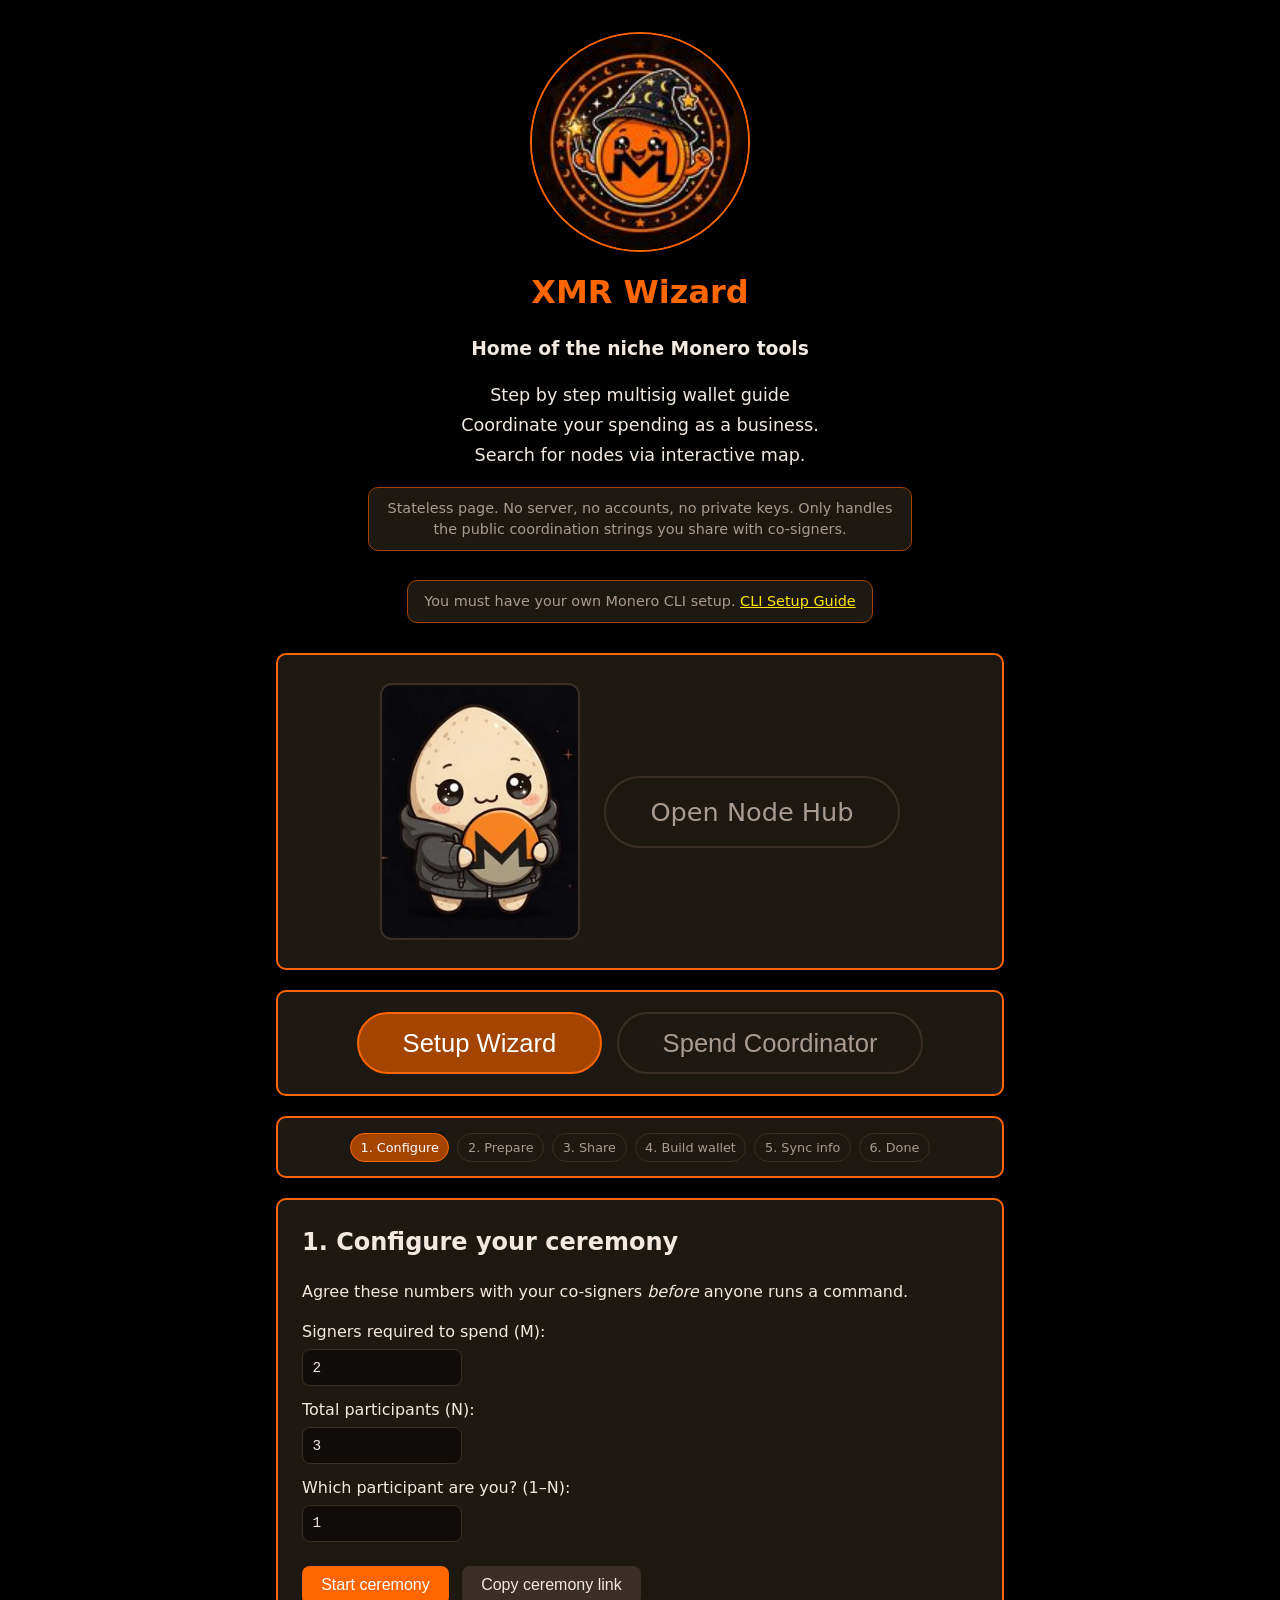
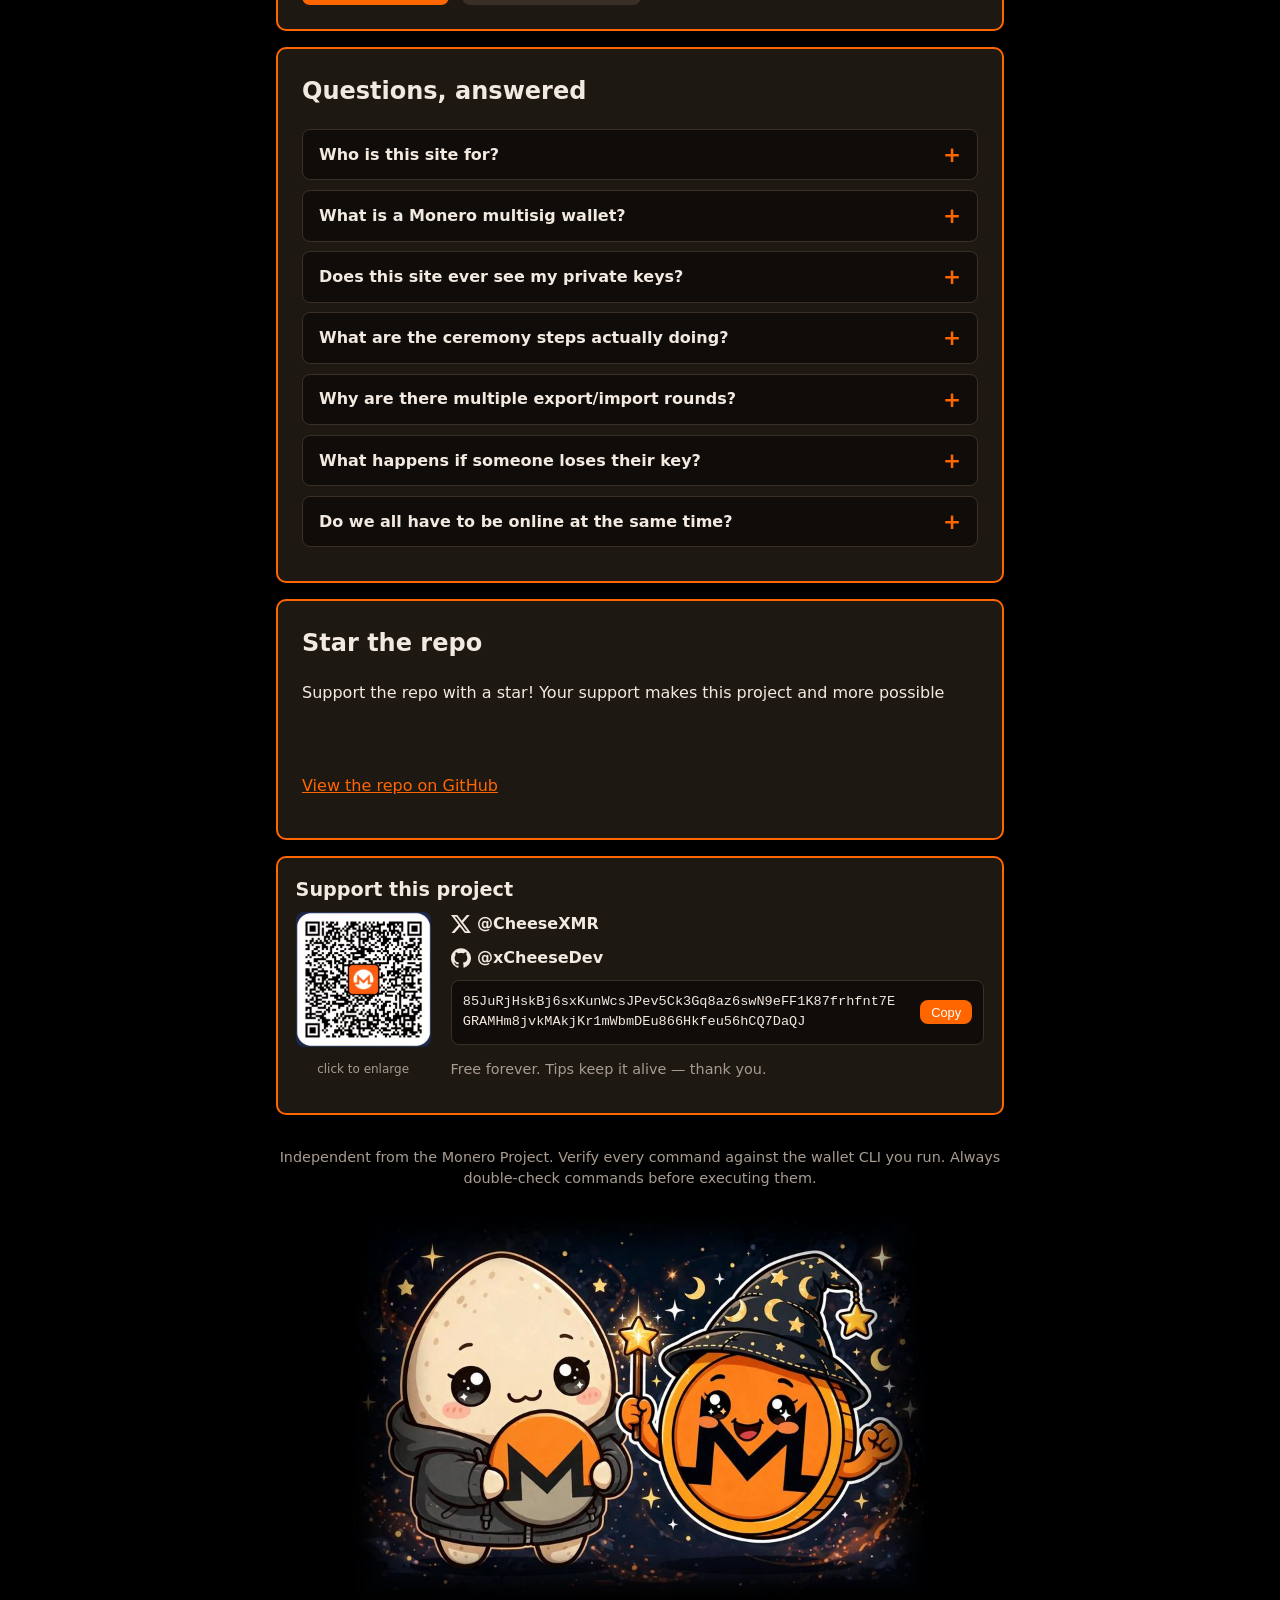
<file: index.html>
<!DOCTYPE html>
<html lang="en">
<head>
  <meta charset="UTF-8" />
  <meta name="viewport" content="width=device-width, initial-scale=1.0" />
  <title>XMR Wizard</title>
  <link rel="icon" href="data:image/svg+xml,%3Csvg%20xmlns%3D'http%3A%2F%2Fwww.w3.org%2F2000%2Fsvg'%20viewBox%3D'0%200%2064%2064'%3E%3Ccircle%20cx%3D'32'%20cy%3D'32'%20r%3D'30'%20fill%3D'%23ff6600'%2F%3E%3Ctext%20x%3D'32'%20y%3D'44'%20font-size%3D'36'%20text-anchor%3D'middle'%20fill%3D'%2314100c'%20font-family%3D'sans-serif'%20font-weight%3D'bold'%3EM%3C%2Ftext%3E%3C%2Fsvg%3E">
    <link rel="stylesheet" href="styles.css" />
</head>
<body>
  <header>
    <img class="site-logo" src="[data-uri]" alt="Monero Wizard logo">
    <h1>XMR Wizard</h1>
    <h3>Home of the niche Monero tools</h3>
    <p class="tagline">Step by step multisig wallet guide</p>
    <p class="tagline">Coordinate your spending as a business.</p>
    <p class="tagline">Search for nodes via interactive map.</p>
    <p class="safety-note">
      Stateless page. No server, no accounts, no private keys.
      Only handles the public coordination strings you share with co-signers.
    </p>
    <p class="safety-note">
      You must have your own Monero CLI setup.
      <a href="https://www.getmonero.org/resources/user-guides/monero-wallet-cli.html" target="_blank" rel="noopener">CLI Setup Guide</a>
    </p>
  </header>

  <div class="nodes-box">
    <img src="niblet.svg" alt="Niblet" class="nodes-group-mascot">
    <a class="nodes-link" href="nodes.html" aria-label="Open the Node Hub page">Open Node Hub</a>
  </div>

  <nav class="mode-tabs" aria-label="Hub">
    <button class="mode-tab active" data-mode="setup">Setup Wizard</button>
    <button class="mode-tab" data-mode="spend">Spend Coordinator</button>
  </nav>


  <nav id="progress" aria-label="Ceremony progress"></nav>
  <nav id="spend-progress" aria-label="Spend progress" hidden></nav>

  <main>
    <!-- Step 0: configuration -->
    <section id="step-setup" class="panel">
      <h2>1. Configure your ceremony</h2>
      <p>Agree these numbers with your co-signers <em>before</em> anyone runs a command.</p>
      <label>
        Signers required to spend (M):
        <input id="cfg-threshold" type="number" min="1" value="2" />
      </label>
      <label>
        Total participants (N):
        <input id="cfg-participants" type="number" min="2" value="3" />
      </label>
      <label>
        Which participant are you? (1&ndash;N):
        <input id="cfg-me" type="number" min="1" value="1" />
      </label>
      <p id="setup-error" class="error" hidden></p>
      <button id="btn-start">Start ceremony</button>
      <button id="btn-ceremony-link" class="secondary">Copy ceremony link</button>
      <p id="ceremony-link-note" class="muted" hidden></p>
    </section>

    <!-- Step 1: prepare_multisig -->
    <section id="step-prepare" class="panel" hidden>
      <h2>2. Prepare your multisig info</h2>
      <p>In <code>monero-wallet-cli</code>, run:</p>
      <div class="command"><code>prepare_multisig</code><button class="copy" data-copy="prepare_multisig">Copy</button></div>
      <p>Paste the <code>MultisigV1...</code> output below:</p>
      <textarea id="prepare-output" rows="4" placeholder="MultisigV1..."></textarea>
      <p id="prepare-error" class="error" hidden></p>
      <button id="btn-prepare-next">Validate &amp; continue</button>
      <button class="back" data-back="setup">Back</button>
    </section>

    <!-- Step 2: share your string -->
    <section id="step-share" class="panel" hidden>
      <h2>3. Share your string</h2>
      <p>Send this to every other participant (chat, QR, whatever you agree on):</p>
      <div class="share-box">
        <code id="my-string"></code>
        <button class="copy" id="btn-copy-mine">Copy</button>
      </div>
      <div id="qr-slot" class="qr-slot"></div>
      <button id="btn-share-next">I've shared it — continue</button>
      <button class="back" data-back="prepare">Back</button>
    </section>

    <!-- Step 3: collect others + make_multisig -->
    <section id="step-make" class="panel" hidden>
      <h2>4. Build the shared wallet</h2>
      <p>Paste the <code>MultisigV1...</code> strings you received from the other participants:</p>
      <div id="peer-strings"></div>
      <p id="make-error" class="error" hidden></p>
      <button id="btn-make-cmd">Generate my command</button>
      <div id="make-command-wrap" hidden>
        <p>Run this in <code>monero-wallet-cli</code>:</p>
        <div class="command"><code id="make-command"></code><button class="copy" id="btn-copy-make">Copy</button></div>
        <button id="btn-make-next">Done — continue</button>
        <button class="back" data-back="share">Back</button>
      </div>
    </section>

    <!-- Step 4: export/import rounds -->
    <section id="step-rounds" class="panel" hidden>
      <h2>5. Sync multisig info <span id="round-label" class="muted"></span></h2>
      <p>Run <code>export_multisig_info</code>, paste the output, share it, then collect everyone else's:</p>
      <div class="command"><code>export_multisig_info</code><button class="copy" data-copy="export_multisig_info">Copy</button></div>
      <label>Your exported info:
        <textarea id="round-mine" rows="3" placeholder="paste export_multisig_info output"></textarea>
      </label>
      <div id="round-peers"></div>
      <p id="round-error" class="error" hidden></p>
      <button id="btn-round-cmd">Generate import command</button>
      <div id="round-command-wrap" hidden>
        <p>Run this in <code>monero-wallet-cli</code>:</p>
        <div class="command"><code id="round-command"></code><button class="copy" id="btn-copy-round">Copy</button></div>
        <p>Did the wallet say the multisig setup is <strong>complete</strong> (no more rounds needed)?</p>
        <button id="btn-round-yes">Yes — wallet is ready</button>
        <button class="back" data-back="make">Back</button>
        <button id="btn-round-no" class="secondary">No — another round needed</button>
      </div>
    </section>

    <!-- Step 5: done -->
    <section id="step-done" class="panel" hidden>
      <h2>Ceremony complete</h2>
      <p>Your <span id="done-summary"></span> multisig wallet is ready.</p>
      <h3>Final safety check</h3>
      <p>Every participant runs <code>address</code> in their own wallet CLI and pastes the result below. All addresses must be identical &mdash; if any differ, do not use this wallet.</p>
      <div id="verify-inputs"></div>
      <button id="btn-verify">Check addresses</button>
      <p id="verify-result" class="verify-result" hidden></p>
      <h3>Spending later</h3>
      <ol>
        <li>One participant creates the transaction normally, then exports it with <code>sign_multisig</code>.</li>
        <li>Other signers load it and add signatures with <code>sign_multisig</code>.</li>
        <li>Once enough signatures are collected, anyone broadcasts with <code>submit_multisig</code>.</li>
      </ol>
      <p class="muted">This page doesn't save your ceremony &mdash; every visit starts fresh. Only your spend history is kept in this browser, and you can clear it from the Spend tab.</p>
      <button id="btn-reset" class="secondary">Reset wizard</button>
    </section>

    <!-- Spend flow scaffold -->
    <section id="spend-intro" class="panel spend-panel" hidden>
      <h2>Spend from your multisig</h2>
      <p>Coordinate a spend across your signers. One person proposes the transaction, each signer adds a signature with <code>sign_multisig</code>, and anyone broadcasts it once enough signatures are collected.</p>
      <label>
        Signatures required (M):
        <input id="spend-threshold" type="number" min="1" value="2" />
      </label>
      <label>
        Total signers (N):
        <input id="spend-signers" type="number" min="2" value="3" />
      </label>
      <p id="spend-setup-error" class="error" hidden></p>
      <button id="btn-spend-start">Start spend flow</button>
      <h3>Past spends</h3>
      <div id="spend-history">
        <p id="spend-history-empty" class="muted">No spends recorded yet on this device.</p>
        <ul id="spend-history-list" hidden></ul>
        <button id="btn-clear-history" class="secondary" hidden>Clear history</button>
      </div>
      <button class="back" data-spend-back="wizard">Back to setup</button>
    </section>

    <section id="spend-propose" class="panel spend-panel" hidden>
      <h2>1. Propose the transaction</h2>
      <p>One participant creates the transaction in <code>monero-wallet-cli</code>, then adds the first signature:</p>
      <label>
        Amount (XMR):
        <input id="spend-amount" type="text" inputmode="decimal" placeholder="0.5" autocomplete="off" />
      </label>
      <label>
        Destination address (optional):
        <input id="spend-address" type="text" class="addr-input" placeholder="4&hellip;" autocomplete="off" spellcheck="false" />
      </label>
      <p id="propose-error" class="error" hidden></p>
      <div class="command"><code>transfer &lt;address&gt; &lt;amount&gt;</code><button class="copy" data-copy="transfer <address> <amount>">Copy</button></div>
      <div class="command"><code>sign_multisig multisig_tx</code><button class="copy" data-copy="sign_multisig multisig_tx">Copy</button></div>
      <p>Share the resulting transaction file with the next signer (chat, USB stick, QR &mdash; whatever your group agreed on).</p>
      <button id="btn-propose-next">Signed &amp; shared &mdash; continue</button>
      <button class="back" data-spend-back="intro">Back</button>
    </section>

    <section id="spend-sign" class="panel spend-panel" hidden>
      <h2>2. Collect signatures</h2>
      <p>Signatures collected: <strong><span id="spend-count">1</span> / <span id="spend-need">2</span></strong></p>
      <p>Current signer: load the transaction file and run:</p>
      <div class="command"><code>sign_multisig multisig_tx</code><button class="copy" data-copy="sign_multisig multisig_tx">Copy</button></div>
      <p>Then pass the file to the next signer.</p>
      <button id="btn-signer-signed">This signer is done &mdash; next</button>
      <button class="back" data-spend-back="propose">Back</button>
    </section>

    <section id="spend-broadcast" class="panel spend-panel" hidden>
      <h2>3. Broadcast</h2>
      <p>Enough signatures collected. Anyone can broadcast the transaction:</p>
      <div class="command"><code>submit_multisig multisig_tx</code><button class="copy" data-copy="submit_multisig multisig_tx">Copy</button></div>
      <button id="btn-broadcast-done">Broadcast done</button>
      <button class="back" data-spend-back="sign">Back</button>
    </section>

    <section id="spend-done" class="panel spend-panel" hidden>
      <h2>Spend complete</h2>
      <p>The transaction has been broadcast to the Monero network.</p>
      <button id="btn-spend-again" class="secondary">Plan another spend</button>
      <button class="back" data-spend-back="wizard">Back to setup</button>
    </section>


  </main>

  <section id="faq-setup" class="panel">
    <h2>Questions, answered</h2>
    <details class="qa-item">
      <summary>Who is this site for?</summary>
      <div class="qa-answer"><div>
        <p>This site is for anyone who wants to share control of Monero &mdash; digital cash &mdash; with other people, so no single person can spend it alone. Think business partners protecting a shared treasury, friends pooling money, or a family setting things up so two people must agree before anything moves.</p>
        <p>Normally that setup means everyone wrestling with terminal commands and passing long codes around in exactly the right order, where one typo ruins the whole thing. This site walks the entire group through it step by step: it tells each person what to type, checks the codes they paste in, and keeps track of whose turn it is until every wallet agrees the setup is complete. It never sees anyone&rsquo;s private keys &mdash; only the public codes people share with each other.</p>
      </div></div>
    </details>
    <details class="qa-item">
      <summary>What is a Monero multisig wallet?</summary>
      <div class="qa-answer"><div>
        <p>It's a wallet that needs M out of N people to agree before any funds move — for example, 2-of-3 means any two of the three participants must sign. No single person can spend alone, and the wallet survives lost keys as long as enough participants remain.</p>
      </div></div>
    </details>
    <details class="qa-item">
      <summary>Does this site ever see my private keys?</summary>
      <div class="qa-answer"><div>
        <p>Never. This page is stateless: everything secret happens inside monero-wallet-cli on your own computer. The only things you paste here are the public coordination strings you were going to share with your co-signers anyway.</p>
      </div></div>
    </details>
    <details class="qa-item">
      <summary>What are the ceremony steps actually doing?</summary>
      <div class="qa-answer"><div>
        <p>prepare_multisig creates your personal shareable string; make_multisig combines everyone's strings into the shared wallet; the export/import rounds sync wallet data between participants until every wallet reports the setup is complete.</p>
      </div></div>
    </details>
    <details class="qa-item">
      <summary>Why are there multiple export/import rounds?</summary>
      <div class="qa-answer"><div>
        <p>Each round folds another participant's wallet info into everyone else's. Your wallet tells you when it's done — if it still asks for another round, there's info it hasn't absorbed yet.</p>
      </div></div>
    </details>
    <details class="qa-item">
      <summary>What happens if someone loses their key?</summary>
      <div class="qa-answer"><div>
        <p>That's exactly what M-of-N protects against: as long as at least M participants still have working keys, the funds can be spent. Pick M to survive the losses you realistically expect.</p>
      </div></div>
    </details>
    <details class="qa-item">
      <summary>Do we all have to be online at the same time?</summary>
      <div class="qa-answer"><div>
        <p>No — the ceremony is turn-based. Each person runs their command and shares their string whenever suits them (chat, email, QR code), and the group moves to the next step once everyone's pieces are in.</p>
      </div></div>
    </details>
  </section>

  <section id="faq-spend" class="panel" hidden>
    <h2>Questions, answered</h2>
    <details class="qa-item">
      <summary>Who is the spend coordinator for?</summary>
      <div class="qa-answer"><div>
        <p>Anyone who needs to move funds out of a multisig wallet. One person proposes the transaction, each required signer adds their signature, and anyone broadcasts it once enough signatures are collected — this page keeps the whole group in step.</p>
      </div></div>
    </details>
    <details class="qa-item">
      <summary>Do all signers have to be online at the same time?</summary>
      <div class="qa-answer"><div>
        <p>No — spending is turn-based, just like setup. Each signer runs their command and passes the transaction file along whenever suits them.</p>
      </div></div>
    </details>
    <details class="qa-item">
      <summary>What if one signer is unavailable?</summary>
      <div class="qa-answer"><div>
        <p>That’s what the threshold is for. In a 2-of-3 wallet, if one signer is away, the other two can still complete the spend — just skip the missing signer and pass the file to the next one.</p>
      </div></div>
    </details>
    <details class="qa-item">
      <summary>Does this site see my transaction or private keys?</summary>
      <div class="qa-answer"><div>
        <p>Never. Everything secret happens inside monero-wallet-cli on each signer’s own computer. This page only coordinates the order of steps and counts signatures.</p>
      </div></div>
    </details>
    <details class="qa-item">
      <summary>Does the signing order matter?</summary>
      <div class="qa-answer"><div>
        <p>The proposer always goes first, since they create the transaction. After that, the remaining signers can sign in any order your group agrees on.</p>
      </div></div>
    </details>
    <details class="qa-item">
      <summary>What happens after I broadcast?</summary>
      <div class="qa-answer"><div>
        <p>The transaction is submitted to the Monero network, and once it confirms, the funds have moved. Hit ‘Plan another spend’ to coordinate the next one.</p>
      </div></div>
    </details>
  </section>

  <section class="panel">
    <h2>Star the repo</h2>
    <p>Support the repo with a star! Your support makes this project and more possible</p>
    <p><iframe src="https://ghbtns.com/github-btn.html?user=xCheeseDev&repo=xmr-wizard&type=star&count=true&size=large" frameborder="0" scrolling="0" width="170" height="30" title="Star xCheeseDev/xmr-wizard on GitHub"></iframe></p>
    <p><a class="orange-link" href="https://github.com/xCheeseDev/xmr-wizard" target="_blank" rel="noopener noreferrer">View the repo on GitHub</a></p>
  </section>

  <section id="donate" class="panel donate-box">
    <h2>Support this project</h2>
    <div class="donate-inner">
      <div class="qr-wrap">
        <img id="donate-qr" src="[data-uri]" alt="Monero donation QR code" />
        <p class="qr-hint">click to enlarge</p>
      </div>
      <div class="donate-side">
        <div class="donate-id">
          <span class="donate-handle">
            <svg class="logo" viewBox="0 0 24 24" aria-hidden="true"><path d="M18.901 1.153h3.68l-8.04 9.19L24 22.846h-7.406l-5.8-7.584-6.638 7.584H.474l8.6-9.83L0 1.154h7.594l5.243 6.932ZM17.61 20.644h2.039L6.486 3.24H4.298Z"/></svg>
            <a href="https://x.com/CheeseXMR" target="_blank" rel="noopener">@CheeseXMR</a>
          </span>
        </div>
        <div class="donate-id">
          <span class="donate-handle">
            <svg class="logo" viewBox="0 0 24 24" aria-hidden="true"><path d="M12 .297c-6.63 0-12 5.373-12 12 0 5.303 3.438 9.8 8.205 11.385.6.113.82-.258.82-.577 0-.285-.01-1.04-.015-2.04-3.338.724-4.042-1.61-4.042-1.61C4.422 18.07 3.633 17.7 3.633 17.7c-1.087-.744.084-.729.084-.729 1.205.084 1.838 1.236 1.838 1.236 1.07 1.835 2.809 1.305 3.495.998.108-.776.417-1.305.76-1.605-2.665-.3-5.466-1.332-5.466-5.93 0-1.31.465-2.38 1.235-3.22-.135-.303-.54-1.523.105-3.176 0 0 1.005-.322 3.3 1.23.96-.267 1.98-.399 3-.405 1.02.006 2.04.138 3 .405 2.28-1.552 3.285-1.23 3.285-1.23.645 1.653.24 2.873.12 3.176.765.84 1.23 1.91 1.23 3.22 0 4.61-2.805 5.625-5.475 5.92.42.36.81 1.096.81 2.22 0 1.606-.015 2.896-.015 3.286 0 .315.21.69.825.57C20.565 22.092 24 17.592 24 12.297c0-6.627-5.373-12-12-12"/></svg>
            <a href="https://github.com/xCheeseDev" target="_blank" rel="noopener">@xCheeseDev</a>
          </span>
        </div>
        <div class="share-box donate-addr">
          <code id="donate-address"></code>
          <button class="copy">Copy</button>
        </div>
        <p class="muted">Free forever. Tips keep it alive — thank you.</p>
      </div>
    </div>
  </section>

  <footer>
    <p class="muted">Independent from the Monero Project. Verify every command against the wallet CLI you run. Always double-check commands before executing them.</p>
  </footer>

  <script src="qrcode.min.js"></script>
  <script src="app.js"></script>
  <p align="center"><img src="niblet-wizard.svg" alt="Niblet and the XMR Wizard" height="400"></p>
</body>
</html>
</file>
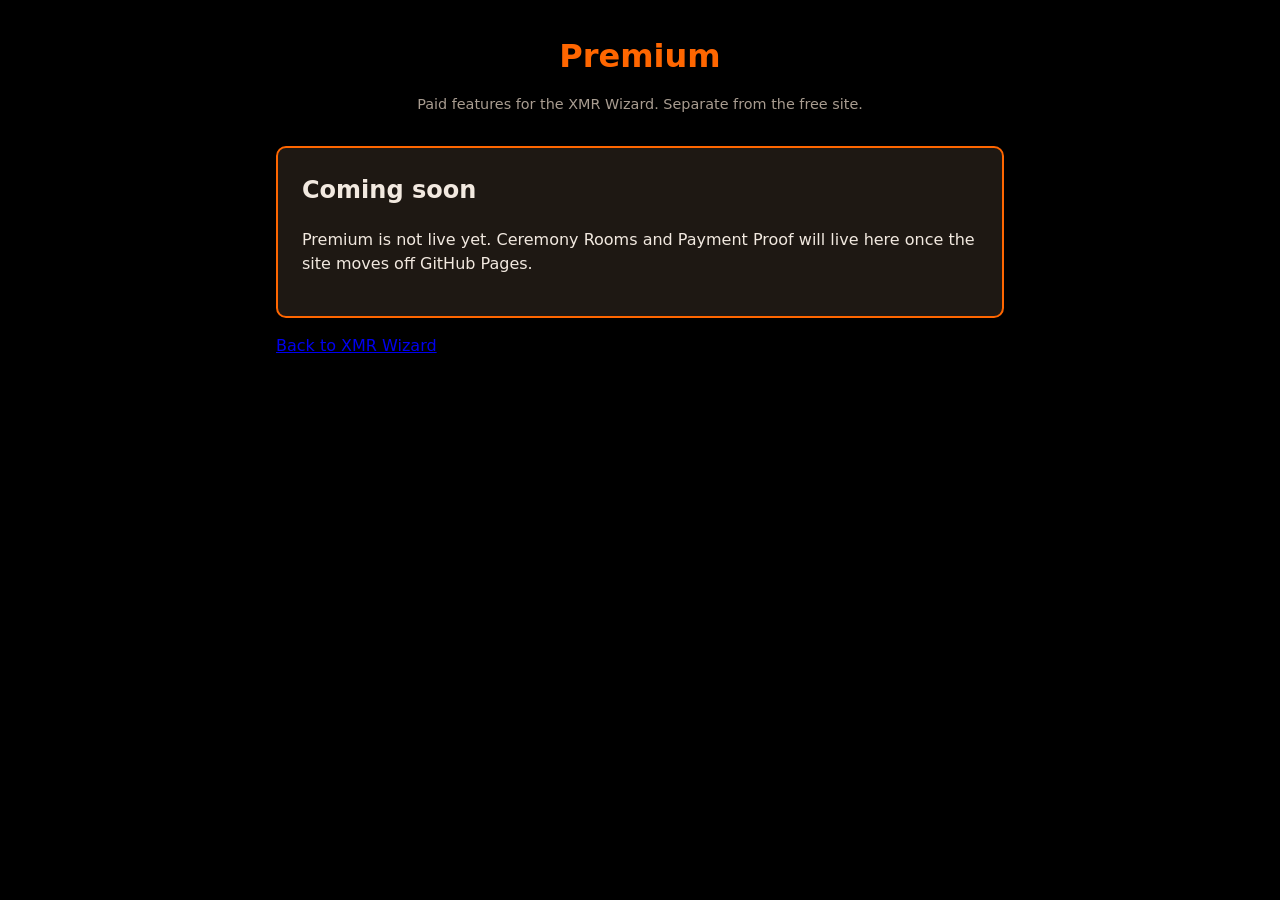
<file: premium.html>
<!DOCTYPE html>
<html lang="en">
<head>
  <meta charset="UTF-8" />
  <meta name="viewport" content="width=device-width, initial-scale=1.0" />
  <title>Premium — XMR Wizard</title>
  <link rel="icon" href="data:image/svg+xml,%3Csvg%20xmlns%3D'http%3A%2F%2Fwww.w3.org%2F2000%2Fsvg'%20viewBox%3D'0%200%2064%2064'%3E%3Ccircle%20cx%3D'32'%20cy%3D'32'%20r%3D'30'%20fill%3D'%23ff6600'%2F%3E%3Ctext%20x%3D'32'%20y%3D'44'%20font-size%3D'36'%20text-anchor%3D'middle'%20fill%3D'%2314100c'%20font-family%3D'sans-serif'%20font-weight%3D'bold'%3EM%3C%2Ftext%3E%3C%2Fsvg%3E">
  <link rel="stylesheet" href="styles.css" />
  <link rel="stylesheet" href="premium.css" />
</head>
<body>
  <header class="premium-header">
    <h1>Premium</h1>
    <p class="muted">Paid features for the XMR Wizard. Separate from the free site.</p>
  </header>
  <main>
    <section id="premiumComingSoon" class="panel">
      <h2>Coming soon</h2>
      <p>Premium is not live yet. Ceremony Rooms and Payment Proof will live here once the site moves off GitHub Pages.</p>
    </section>
    <div id="premiumApp" hidden>
      <div class="premium-tabs" role="tablist">
        <button class="premium-tab active" data-premium-tab="rooms">Ceremony Rooms</button>
        <button class="premium-tab" data-premium-tab="proof">Payment Proof</button>
      </div>
      <section id="roomsPanel" class="panel">
        <h2>Ceremony Rooms</h2>
        <p class="muted">A private room keeps your group&apos;s multisig ceremony on track across days: it holds only the public coordination strings, validates each paste, and shows whose turn it is. No keys ever touch it.</p>
        <h3>Create a room</h3>
        <div class="field-row">
          <label>M (signatures needed) <input id="roomM" type="number" min="1" value="2"></label>
          <label>N (participants) <input id="roomN" type="number" min="1" value="3"></label>
          <button id="createRoomBtn">Create room</button>
        </div>
        <p id="roomStatus" class="status"></p>
        <div id="roomPay" hidden>
          <p>Pay this address to open the room:</p>
          <div class="command"><code id="roomPayAddr"></code><button class="copy" id="roomPayCopy">Copy</button></div>
          <p>Amount: <strong id="roomPayAmount"></strong></p>
          <p>Room code: <strong id="roomCodeNew"></strong></p>
        </div>
        <h3>Join a room</h3>
        <div class="field-row">
          <label>Room code <input id="roomCode" type="text" autocomplete="off" spellcheck="false"></label>
          <button id="joinRoomBtn">Join room</button>
        </div>
        <div id="roomView" hidden>
          <p>Room <strong><span id="roomCodeOut"></span></strong></p>
          <div id="roomParticipants"></div>
          <p id="roomTurn" class="status"></p>
          <label>Paste your coordination string <textarea id="roomPaste" autocomplete="off" spellcheck="false"></textarea></label>
          <button id="roomValidateBtn">Validate + submit</button>
          <p id="roomPasteStatus" class="status"></p>
        </div>
      </section>
      <section id="proofPanel" class="panel" hidden>
        <h2>Payment Proof</h2>
        <p class="muted">Prove an XMR payment happened. Paste the transaction ID, the transaction key, and the recipient address. The backend checks it against a node and returns a receipt.</p>
        <label>Transaction ID <input id="proofTxid" type="text" autocomplete="off" spellcheck="false"></label>
        <label>Transaction key <input id="proofTxKey" type="text" autocomplete="off" spellcheck="false"></label>
        <label>Recipient address <input id="proofAddress" type="text" autocomplete="off" spellcheck="false"></label>
        <button id="verifyProofBtn">Verify payment</button>
        <div id="proofResult"></div>
        <p id="proofStatus" class="status"></p>
      </section>
    </div>
  </main>
  <p class="premium-back"><a href="index.html">Back to XMR Wizard</a></p>
  <script src="premium.js"></script>
</body>
</html>
</file>
<file: styles.css>
:root {
  --bg: #000;
  --panel: #1e1813;
  --text: #f2e9e0;
  --muted: #a89c90;
  --accent: #ff6600; /* monero orange */
  --accent-dim: #a34400;
  --danger: #ff5252;
  --radius: 10px;
}

* { box-sizing: border-box; }

body {
  margin: 0;
  background: var(--bg);
  color: var(--text);
  font-family: system-ui, -apple-system, "Segoe UI", sans-serif;
  line-height: 1.5;
  padding: 0 1rem 3rem;
  max-width: 760px;
  margin-left: auto;
  margin-right: auto;
}

header { text-align: center; padding: 2rem 0 1rem; }
header h1 { margin: 0; color: var(--accent); }
.tagline { margin: 0.25rem 0; font-size: 1.1rem; }
.safety-note {
  display: inline-block;
  background: var(--panel);
  border: 1px solid var(--accent-dim);
  border-radius: var(--radius);
  padding: 0.6rem 1rem;
  font-size: 0.9rem;
  color: var(--muted);
  max-width: 34rem;
}

#progress, #spend-progress {
  display: flex;
  flex-wrap: wrap;
  gap: 0.5rem;
  justify-content: center;
  margin: 0 0 1.25rem;
  padding: 0.9rem;
  background: var(--panel);
  border: 2px solid var(--accent);
  border-radius: var(--radius);
}
.pstep {
  font-size: 0.8rem;
  padding: 0.25rem 0.6rem;
  border-radius: 999px;
  background: var(--panel);
  color: var(--muted);
  border: 1px solid #3a2f26;
}
.pstep.done { color: var(--accent); border-color: var(--accent-dim); }
.pstep.current { color: #fff; background: var(--accent-dim); border-color: var(--accent); }

.panel {
  background: var(--panel);
  border: 2px solid var(--accent);
  border-radius: var(--radius);
  padding: 1.5rem;
  margin-bottom: 1rem;
}
.panel h2 { margin-top: 0; }
.panel h3 { margin-bottom: 0.25rem; }

label { display: block; margin: 0.75rem 0; }
input[type="number"], textarea {
  display: block;
  width: 100%;
  margin-top: 0.3rem;
  padding: 0.6rem;
  border-radius: 8px;
  border: 1px solid #3a2f26;
  background: #100c09;
  color: var(--text);
  font-family: ui-monospace, monospace;
  font-size: 0.9rem;
}
input[type="number"] { max-width: 10rem; }

button {
  background: var(--accent);
  color: #fff;
  border: none;
  border-radius: 8px;
  padding: 0.65rem 1.2rem;
  font-size: 1rem;
  cursor: pointer;
  margin-top: 0.75rem;
}
button:hover { background: #ff7a1f; }
button.secondary { background: #3a2f26; color: var(--text); }
button.secondary:hover { background: #4a3c30; }
button.copy {
  padding: 0.3rem 0.7rem;
  font-size: 0.8rem;
  margin: 0 0 0 0.6rem;
  flex-shrink: 0;
}

.command, .share-box {
  display: flex;
  align-items: center;
  justify-content: space-between;
  gap: 0.5rem;
  background: #100c09;
  border: 1px solid #3a2f26;
  border-radius: 8px;
  padding: 0.7rem;
  margin: 0.75rem 0;
  overflow-wrap: anywhere;
}
.command code, .share-box code {
  font-family: ui-monospace, monospace;
  font-size: 0.85rem;
  overflow-wrap: anywhere;
  word-break: break-all;
}

.qr-slot {
  border: 1px dashed #3a2f26;
  border-radius: 8px;
  padding: 1rem;
  text-align: center;
  margin: 0.75rem 0;
}

.error { color: var(--danger); font-size: 0.9rem; }
.muted { color: var(--muted); font-size: 0.9rem; }

ol { padding-left: 1.25rem; }
ol li { margin-bottom: 0.4rem; }

footer { text-align: center; margin-top: 2rem; }

/* ---- donate box ---- */
.donate-box { border: 2px solid var(--accent); padding: 1.1rem; }
.donate-box h2 { margin-top: 0; margin-bottom: 0.5rem; font-size: 1.2rem; }
.donate-inner { display: flex; gap: 1.25rem; align-items: flex-start; }
#donate-qr {
  width: 135px; height: 135px; border-radius: 8px;
  flex-shrink: 0; object-fit: cover;
}
.donate-side { flex: 1; min-width: 0; }
.donate-id { display: flex; align-items: center; gap: 0.6rem; margin-bottom: 0.6rem; }
.donate-handle { display: inline-flex; align-items: center; gap: 0.4rem; font-weight: 600; }
.logo { width: 20px; height: 20px; fill: var(--text); }
.donate-addr { margin: 0.5rem 0; }
@media (max-width: 560px) {
  .donate-inner { flex-direction: column; align-items: center; text-align: center; }
  .donate-id { justify-content: center; }
}

/* ---- Q&A accordion ---- */
.qa-item { border: 1px solid #3a2f26; border-radius: 8px; margin-bottom: 0.6rem; background: #100c09; }
.qa-item summary { cursor: pointer; padding: 0.8rem 1rem; font-weight: 600; list-style: none; display: flex; align-items: center; justify-content: space-between; gap: 0.75rem; }
.qa-item summary::-webkit-details-marker { display: none; }
.qa-item summary::after { content: "+"; color: var(--accent); font-size: 1.35rem; line-height: 1; flex-shrink: 0; transition: transform 0.2s ease; }
.qa-item[open] summary::after { transform: rotate(45deg); }
.qa-answer { display: grid; grid-template-rows: 0fr; transition: grid-template-rows 0.25s ease; }
.qa-item[open] .qa-answer { grid-template-rows: 1fr; }
.qa-answer > div { overflow: hidden; min-height: 0; }
.qa-answer p { margin: 0; padding: 0 1rem 0.9rem; color: var(--muted); font-size: 0.95rem; }
.donate-handle a { color: var(--text); font-weight: 700; text-decoration: none; }
.donate-handle a:hover { color: var(--accent); text-decoration: underline; }
/* Links that stay Monero orange in every state. */
a.orange-link:link, a.orange-link:visited, a.orange-link:hover, a.orange-link:active { color: var(--accent); }
/* ---- QR lightbox ---- */
#donate-qr { cursor: zoom-in; }
.qr-lightbox { position: fixed; inset: 0; z-index: 1000; display: flex; flex-direction: column; align-items: center; justify-content: center; gap: 0.75rem; background: rgba(0, 0, 0, 0.88); cursor: zoom-out; padding: 1.5rem; }
.qr-lightbox img { width: min(88vw, 70vh, 520px); height: auto; border-radius: 12px; }
.qr-lightbox p { margin: 0; color: var(--muted); font-size: 0.9rem; }
.qr-wrap { flex-shrink: 0; text-align: center; cursor: zoom-in; }
.qr-hint { margin: 0.35rem 0 0; font-size: 0.75rem; color: var(--muted); }
/* ---- Back buttons: smaller, dimmer than primary ---- */
button.back { background: var(--accent-dim); font-size: 0.8rem; padding: 0.4rem 0.85rem; margin-left: 0.5rem; }
button.back:hover { background: #8a3a00; }
/* ---- Mode tabs (setup / spend) ---- */
.mode-tabs { display: flex; flex-wrap: wrap; gap: 0.9rem; justify-content: center; margin: 0 0 1.25rem; padding: 1.25rem; background: var(--panel); border: 2px solid var(--accent); border-bottom: 2px solid var(--accent); border-radius: var(--radius); }
.mode-tab { background: var(--panel); color: var(--muted); border: 2px solid #3a2f26; border-radius: 999px; padding: 0.9rem 2.75rem; font-size: 1.6rem; margin-top: 0; }
.mode-tab:hover { color: var(--text); background: #2a211a; }
.mode-tab.active { background: var(--accent-dim); border-color: var(--accent); color: #fff; }

/* hidden must win over the flex layout on the progress navs */
#progress[hidden], #spend-progress[hidden] { display: none; }

/* bright yellow guide link in the header note */
.safety-note a { color: #ffe600; }
.safety-note a:hover { color: #fff7ae; }
/* ---- Site logo ---- */
.site-logo { width: 220px; height: 220px; border-radius: 50%; display: block; margin: 0 auto 1rem; border: 2px solid var(--accent); }
/* ---- Address verifier ---- */
#verify-inputs input {
  display: block;
  width: 100%;
  margin-top: 0.3rem;
  padding: 0.6rem;
  border-radius: 8px;
  border: 1px solid #3a2f26;
  background: #100c09;
  color: var(--text);
  font-family: ui-monospace, monospace;
  font-size: 0.85rem;
}
.verify-result { font-weight: bold; margin-top: 0.75rem; }
.verify-result.ok { color: #7dd87d; }
.verify-result.error { color: var(--danger); }
\n/* ---- QR codes ---- */
.qr-slot svg { width: 180px; height: 180px; display: block; margin: 0.5rem 0; }

/* ---- Ceremony link / spend form ---- */
#spend-amount, #spend-address {
  display: block;
  width: 100%;
  margin-top: 0.3rem;
  padding: 0.6rem;
  border-radius: 8px;
  border: 1px solid #3a2f26;
  background: #100c09;
  color: var(--text);
}
.addr-input { font-family: ui-monospace, monospace; font-size: 0.85rem; }
#btn-ceremony-link { margin-left: 0.5rem; }

/* ---- Spend history ---- */
#spend-history-list { list-style: none; padding: 0; margin: 0.5rem 0; }
#spend-history-list li {
  padding: 0.45rem 0;
  border-bottom: 1px solid #3a2f26;
  font-size: 0.9rem;
}
#spend-history-list li b { color: var(--accent); margin-right: 0.4rem; }
#spend-history-list li span { color: var(--muted); }

/* ---- Nodes group: link to the standalone Node Hub page ---- */
.nodes-box { display: flex; align-items: center; justify-content: center; gap: 24px; margin: 0 0 1.25rem; padding: 1.75rem; background: var(--panel); border: 2px solid var(--accent); border-radius: var(--radius); }
.nodes-group-mascot { width: 200px; height: auto; border-radius: 12px; border: 2px solid #3a2f26; }
a.nodes-link { background: var(--panel); color: var(--muted); border: 2px solid #3a2f26; border-radius: 999px; padding: 0.9rem 2.75rem; font-size: 1.6rem; margin-top: 0; text-decoration: none; }
a.nodes-link:hover { color: var(--text); background: #2a211a; }
</file>
<file: premium.css>
/* ---- Premium section (dormant scaffold) ----
 * Separate from the free site. Uses the wizard's theme vars
 * (--bg, --panel, --text, --muted, --accent). */
.premium-header { text-align: center; padding: 2rem 0 1rem; }
.premium-header h1 { margin: 0; }

.premium-tabs { display: flex; gap: 8px; margin-bottom: 14px; }
.premium-tab {
  background: transparent;
  color: var(--muted);
  border: 1px solid var(--node-border, #3a2f26);
  border-radius: 999px;
  padding: 8px 18px;
  font-size: 14px;
  cursor: pointer;
}
.premium-tab.active { color: var(--accent); border-color: var(--accent); background: var(--accent-dim); }

.field-row { display: flex; gap: 12px; flex-wrap: wrap; align-items: flex-end; margin: 12px 0; }
#roomsPanel label, #proofPanel label {
  display: flex;
  flex-direction: column;
  gap: 4px;
  font-size: 14px;
  color: var(--muted);
  margin: 10px 0;
}
#roomsPanel input, #proofPanel input, #roomsPanel textarea {
  background: var(--panel);
  border: 1px solid var(--node-border, #3a2f26);
  border-radius: 10px;
  color: var(--text);
  padding: 10px 12px;
  font-size: 15px;
}
#roomsPanel textarea { min-height: 90px; width: 100%; box-sizing: border-box; }
#roomsPanel input:focus, #proofPanel input:focus, #roomsPanel textarea:focus { outline: none; border-color: var(--accent); }

.premium-back { margin: 8px 0 0; }
</file>
